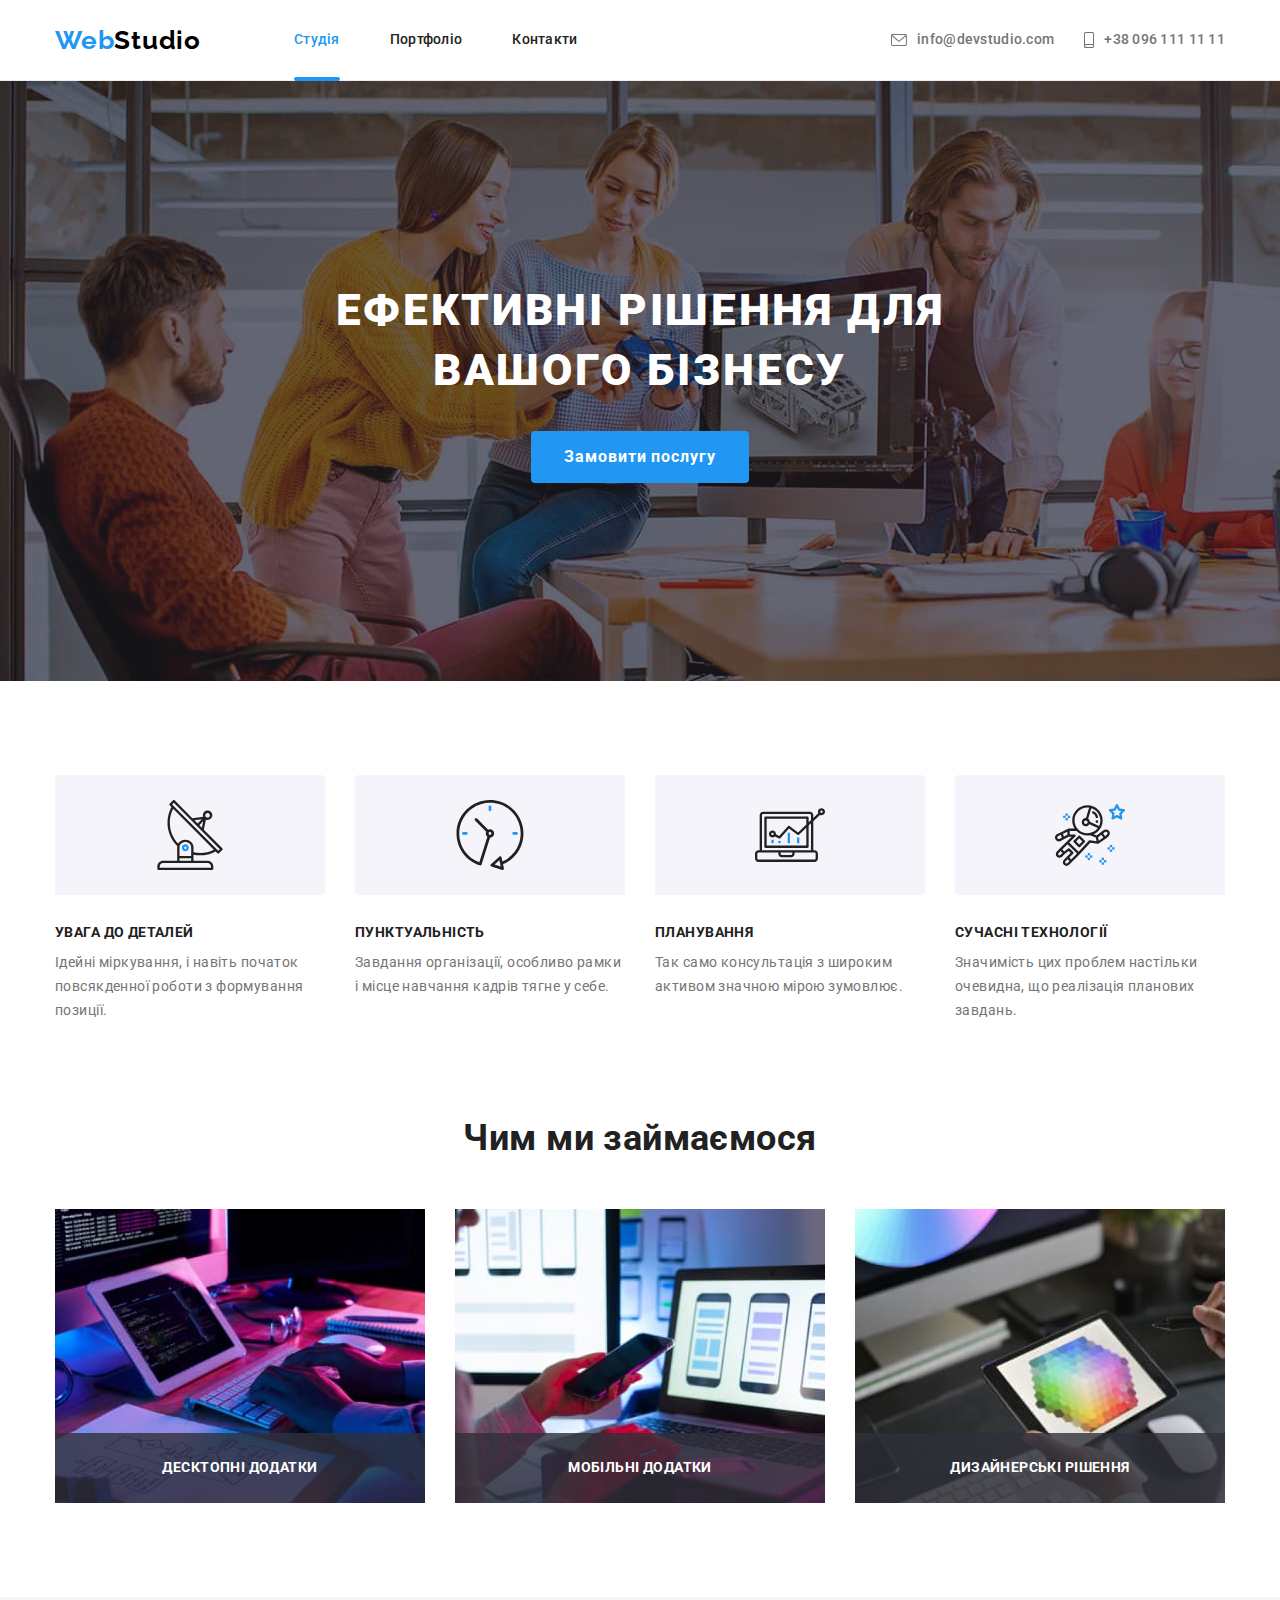
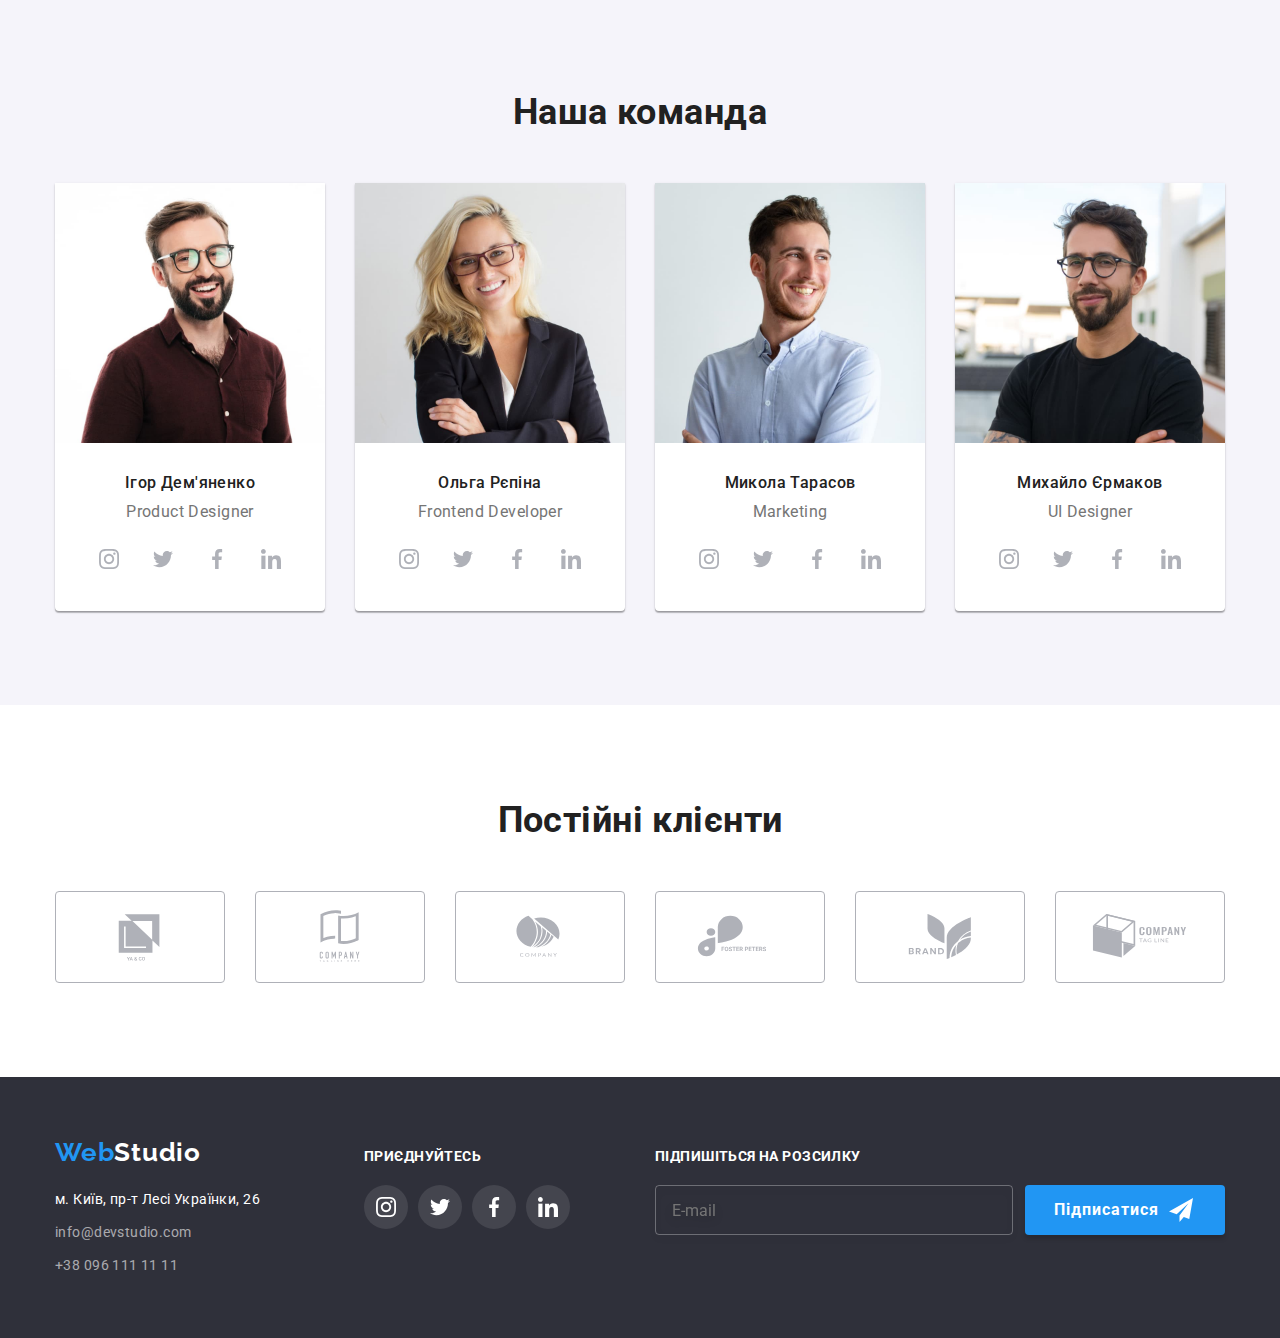
<file: index.html>
<!DOCTYPE html>
<html lang="uk">
  <head>
    <meta charset="UTF-8" />
    <meta http-equiv="X-UA-Compatible" content="IE=edge" />
    <meta name="viewport" content="width=device-width, initial-scale=1.0" />
    <title>Студія</title>
    <link
      rel="stylesheet"
      href="https://cdnjs.cloudflare.com/ajax/libs/modern-normalize/1.1.0/modern-normalize.css"
      integrity="sha512-Y0MM+V6ymRKN2zStTqzQ227DWhhp4Mzdo6gnlRnuaNCbc+YN/ZH0sBCLTM4M0oSy9c9VKiCvd4Jk44aCLrNS5Q=="
      crossorigin="anonymous"
      referrerpolicy="no-referrer"
    />
    <link rel="preconnect" href="https://fonts.googleapis.com" />
    <link rel="preconnect" href="https://fonts.gstatic.com" crossorigin />
    <link
      href="https://fonts.googleapis.com/css2?family=Raleway:wght@700&family=Roboto:wght@400;500;700;900&display=swap"
      rel="stylesheet"
    />
    <link rel="stylesheet" href="./css/main.min.css" />
  </head>
  <body>
    <!-- Header -->
    <header class="header">
      <div class="header__container container">
        <nav class="nav">
          <a href="./index.html" class="logo logo--page-header"
            >Web<span class="logo__item--page-header">Studio</span></a
          >
          <ul class="nav__list list">
            <li class="nav__item">
              <a href="./index.html" class="nav__link link current">Студія</a>
            </li>
            <li class="nav__item">
              <a href="./portfolio.html" class="nav__link link">Портфоліо</a>
            </li>
            <li class="nav__item">
              <a href="" class="nav__link link">Контакти</a>
            </li>
          </ul>
        </nav>
        <ul class="contact__list list contact__list--page-header">
          <li class="contact__item contact__item--page-header">
            <a
              href="mailto:info@devstudio.com"
              class="contact__link--page-header link"
            >
              <svg width="16" height="12" class="contact__icon">
                <use href="./images/symbol-defs.svg#icon-envelope"></use>
              </svg>
              info@devstudio.com</a
            >
          </li>
          <li class="contact__item contact__item--page-header">
            <a href="tel:+380961111111" class="contact__link--page-header link">
              <svg width="10" height="16" class="contact__icon">
                <use href="./images/symbol-defs.svg#icon-smartphone"></use>
              </svg>
              +38 096 111 11 11</a
            >
          </li>
        </ul>
      </div>
    </header>
    <!-- Main content -->
    <main>
      <!-- Hero -->
      <section class="hero section">
        <div class="container">
          <h1 class="hero__title">Ефективні рішення для вашого бізнесу</h1>
          <button type="button" class="button-order" data-modal-open>
            Замовити послугу
          </button>
        </div>
      </section>
      <!-- Speciality -->
      <section class="speciality section">
        <div class="container">
          <h2 hidden class="speciality__title">Особливості</h2>
          <ul class="speciality__list list">
            <li class="speciality__item">
              <div class="speciality__overlay">
                <svg class="speciality__icon" width="70" height="70">
                  <use href="./images/symbol-defs.svg#icon-antenna"></use>
                </svg>
              </div>
              <h3 class="speciality__label title">УВАГА ДО ДЕТАЛЕЙ</h3>
              <p class="speciality__description">
                Ідейні міркування, і навіть початок повсякденної роботи з
                формування позиції.
              </p>
            </li>
            <li class="speciality__item">
              <div class="speciality__overlay">
                <svg class="speciality__icon" width="70" height="70">
                  <use href="./images/symbol-defs.svg#icon-clock"></use>
                </svg>
              </div>
              <h3 class="speciality__label title">ПУНКТУАЛЬНІСТЬ</h3>
              <p class="speciality__description">
                Завдання організації, особливо рамки і місце навчання кадрів
                тягне у себе.
              </p>
            </li>
            <li class="speciality__item">
              <div class="speciality__overlay">
                <svg class="speciality__icon" width="70" height="70">
                  <use href="./images/symbol-defs.svg#icon-diagram"></use>
                </svg>
              </div>
              <h3 class="speciality__label title">ПЛАНУВАННЯ</h3>
              <p class="speciality__description">
                Так само консультація з широким активом значною мірою зумовлює.
              </p>
            </li>
            <li class="speciality__item">
              <div class="speciality__overlay">
                <svg class="speciality__icon" width="70" height="70">
                  <use href="./images/symbol-defs.svg#icon-astronaut"></use>
                </svg>
              </div>
              <h3 class="speciality__label title">СУЧАСНІ ТЕХНОЛОГІЇ</h3>
              <p class="speciality__description">
                Значимість цих проблем настільки очевидна, що реалізація
                планових завдань.
              </p>
            </li>
          </ul>
        </div>
      </section>
      <!-- What we do-->
      <section class="what-we-do section">
        <div class="container">
          <h2 class="what-we-do__title title">Чим ми займаємося</h2>
          <ul class="what-we-do__list list">
            <li class="what-we-do__item">
              <div class="wrapper">
                <img
                  src="./images/box1.jpeg"
                  alt="руки програміста, який працює за комп'ютером та планшето одночасно"
                  width="370"
                />
                <div class="what-we-do__thumb">
                  <p class="what-we-do__description">Десктопні додатки</p>
                </div>
              </div>
            </li>
            <li class="what-we-do__item">
              <div class="wrapper">
                <img
                  src="./images/box2.jpeg"
                  alt="дизайнер працює над інтерфейсом мобільних телефонів"
                  width="370"
                />
                <div class="what-we-do__thumb">
                  <p class="what-we-do__description">Мобільні додатки</p>
                </div>
              </div>
            </li>
            <li class="what-we-do__item">
              <div class="wrapper">
                <img
                  src="./images/box3.jpeg"
                  alt="дизайнер із робочим графічним планшетом із вибором кольорів"
                  width="370"
                />
                <div class="what-we-do__thumb">
                  <p class="what-we-do__description">Дизайнерські рішення</p>
                </div>
              </div>
            </li>
          </ul>
        </div>
      </section>
      <!-- Our team-->
      <section class="team section">
        <div class="container">
          <h2 class="team__title title">Наша команда</h2>
          <ul class="team__list list">
            <li class="team__item team-member">
              <img
                class="no-gap"
                src="./images/img1.jpeg"
                alt="усміхнений темноволосий молодий чоловік з бородою в бордовій сорочці та окулярах"
                width="270"
              />
              <div class="team-member__description">
                <h3 class="team-member__name title">Ігор Дем'яненко</h3>
                <p lang="en" class="team-member__job">Product Designer</p>
                <ul class="social-network list">
                  <li class="social-network__item item">
                    <a class="social-network__link link" href=""
                      ><svg class="social-network__icon" width="20" height="20">
                        <use
                          href="./images/symbol-defs.svg#icon-instagram"
                        ></use>
                      </svg>
                    </a>
                  </li>
                  <li class="social-network__item item">
                    <a class="social-network__link link" href=""
                      ><svg class="social-network__icon" width="20" height="20">
                        <use href="./images/symbol-defs.svg#icon-twitter"></use>
                      </svg>
                    </a>
                  </li>
                  <li class="social-network__item item">
                    <a class="social-network__link link" href=""
                      ><svg class="social-network__icon" width="20" height="20">
                        <use
                          href="./images/symbol-defs.svg#icon-facebook"
                        ></use>
                      </svg>
                    </a>
                  </li>
                  <li class="social-network__item item">
                    <a class="social-network__link link" href=""
                      ><svg class="social-network__icon" width="20" height="20">
                        <use
                          href="./images/symbol-defs.svg#icon-linkedin"
                        ></use>
                      </svg>
                    </a>
                  </li>
                </ul>
              </div>
            </li>
            <li class="team__item team-member">
              <img
                class="no-gap"
                src="./images/img2.jpeg"
                alt="усміхнена молода світловолоса дівчина в чорному піджаці та окулярах"
                width="270"
              />
              <div class="team-member__description">
                <h3 class="team-member__name title">Ольга Рєпіна</h3>
                <p lang="en" class="team-member__job">Frontend Developer</p>
                <ul class="social-network list">
                  <li class="social-network__item item">
                    <a class="social-network__link link" href=""
                      ><svg class="social-network__icon" width="20" height="20">
                        <use
                          href="./images/symbol-defs.svg#icon-instagram"
                        ></use>
                      </svg>
                    </a>
                  </li>
                  <li class="social-network__item item">
                    <a class="social-network__link link" href=""
                      ><svg class="social-network__icon" width="20" height="20">
                        <use href="./images/symbol-defs.svg#icon-twitter"></use>
                      </svg>
                    </a>
                  </li>
                  <li class="social-network__item item">
                    <a class="social-network__link link" href=""
                      ><svg class="social-network__icon" width="20" height="20">
                        <use
                          href="./images/symbol-defs.svg#icon-facebook"
                        ></use>
                      </svg>
                    </a>
                  </li>
                  <li class="social-network__item item">
                    <a class="social-network__link link" href=""
                      ><svg class="social-network__icon" width="20" height="20">
                        <use
                          href="./images/symbol-defs.svg#icon-linkedin"
                        ></use>
                      </svg>
                    </a>
                  </li>
                </ul>
              </div>
            </li>
            <li class="team__item team-member">
              <img
                class="no-gap"
                src="./images/img3.jpeg"
                alt="усміхнений молодий чоловік в блакитній сорочці"
                width="270"
              />
              <div class="team-member__description">
                <h3 class="team-member__name title">Микола Тарасов</h3>
                <p lang="en" class="team-member__job">Marketing</p>
                <ul class="social-network list">
                  <li class="social-network__item item">
                    <a class="social-network__link link" href=""
                      ><svg class="social-network__icon" width="20" height="20">
                        <use
                          href="./images/symbol-defs.svg#icon-instagram"
                        ></use>
                      </svg>
                    </a>
                  </li>
                  <li class="social-network__item item">
                    <a class="social-network__link link" href=""
                      ><svg class="social-network__icon" width="20" height="20">
                        <use href="./images/symbol-defs.svg#icon-twitter"></use>
                      </svg>
                    </a>
                  </li>
                  <li class="social-network__item item">
                    <a class="social-network__link link" href=""
                      ><svg class="social-network__icon" width="20" height="20">
                        <use
                          href="./images/symbol-defs.svg#icon-facebook"
                        ></use>
                      </svg>
                    </a>
                  </li>
                  <li class="social-network__item item">
                    <a class="social-network__link link" href=""
                      ><svg class="social-network__icon" width="20" height="20">
                        <use
                          href="./images/symbol-defs.svg#icon-linkedin"
                        ></use>
                      </svg>
                    </a>
                  </li>
                </ul>
              </div>
            </li>
            <li class="team__item team-member">
              <img
                class="no-gap"
                src="./images/img4.jpeg"
                alt="темноволосий молодий чоловік з бородою в чорній футболці та окулярах"
                width="270"
              />
              <div class="team-member__description">
                <h3 class="team-member__name title">Михайло Єрмаков</h3>
                <p lang="en" class="team-member__job">UI Designer</p>
                <ul class="social-network list">
                  <li class="social-network__item item">
                    <a class="social-network__link link" href=""
                      ><svg class="social-network__icon" width="20" height="20">
                        <use
                          href="./images/symbol-defs.svg#icon-instagram"
                        ></use>
                      </svg>
                    </a>
                  </li>
                  <li class="social-network__item item">
                    <a class="social-network__link link" href=""
                      ><svg class="social-network__icon" width="20" height="20">
                        <use href="./images/symbol-defs.svg#icon-twitter"></use>
                      </svg>
                    </a>
                  </li>
                  <li class="social-network__item item">
                    <a class="social-network__link link" href=""
                      ><svg class="social-network__icon" width="20" height="20">
                        <use
                          href="./images/symbol-defs.svg#icon-facebook"
                        ></use>
                      </svg>
                    </a>
                  </li>
                  <li class="social-network__item item">
                    <a class="social-network__link link" href=""
                      ><svg class="social-network__icon" width="20" height="20">
                        <use
                          href="./images/symbol-defs.svg#icon-linkedin"
                        ></use>
                      </svg>
                    </a>
                  </li>
                </ul>
              </div>
            </li>
          </ul>
        </div>
      </section>
      <!-- Постійні клієнти -->
      <section class="clients section">
        <div class="container">
          <h2 class="clients__title title">Постійні клієнти</h2>
          <ul class="clients__list list">
            <li class="clients__item">
              <a href="#" class="clients__link link">
                <svg class="clients__icon" width="106" height="60">
                  <use href="./images/symbol-defs.svg#icon-client1"></use>
                </svg>
              </a>
            </li>
            <li class="clients__item">
              <a href="#" class="clients__link link">
                <svg class="clients__icon" width="106" height="60">
                  <use href="./images/symbol-defs.svg#icon-client2"></use>
                </svg>
              </a>
            </li>
            <li class="clients__item">
              <a href="#" class="clients__link link">
                <svg class="clients__icon" width="106" height="60">
                  <use href="./images/symbol-defs.svg#icon-client3"></use>
                </svg>
              </a>
            </li>
            <li class="clients__item">
              <a href="#" class="clients__link link">
                <svg class="clients__icon" width="106" height="60">
                  <use href="./images/symbol-defs.svg#icon-client4"></use>
                </svg>
              </a>
            </li>
            <li class="clients__item">
              <a href="#" class="clients__link link">
                <svg class="clients__icon" width="106" height="60">
                  <use href="./images/symbol-defs.svg#icon-client5"></use>
                </svg>
              </a>
            </li>
            <li class="clients__item">
              <a href="#" class="clients__link link">
                <svg class="clients__icon" width="106" height="60">
                  <use href="./images/symbol-defs.svg#icon-client6"></use>
                </svg>
              </a>
            </li>
          </ul>
        </div>
      </section>
    </main>
    <!-- Footer -->
    <footer class="footer">
      <div class="container">
        <div class="wrapper">
          <div class="flex-box-address">
            <a href="./index.html" class="logo logo--page-footer"
              >Web<span class="logo__item--page-footer">Studio</span></a
            >
            <address class="address contact">
              <ul class="address__list contact__list list">
                <li class="address__item">
                  <a
                    href="https://goo.gl/maps/CPtrU1FHBa2aNyZL9"
                    class="address__link link"
                    >м. Київ, пр-т Лесі Українки, 26</a
                  >
                </li>
                <li class="contact__item">
                  <a
                    href="mailto:info@devstudio.com"
                    class="contact__link--page-footer link"
                    >info@devstudio.com</a
                  >
                </li>
                <li class="contact__item">
                  <a
                    href="tel:+380961111111"
                    class="contact__link--page-footer link"
                    >+38 096 111 11 11</a
                  >
                </li>
              </ul>
            </address>
          </div>
          <div class="flex-box-social">
            <p class="social-network__suptitle">приєднуйтесь</p>
            <ul class="social-network list">
              <li class="social-network__item item">
                <a
                  class="social-network__link social-network__link--page-footer link"
                  href=""
                  ><svg class="social-network__icon" width="20" height="20">
                    <use href="./images/symbol-defs.svg#icon-instagram"></use>
                  </svg>
                </a>
              </li>
              <li class="social-network__item item">
                <a
                  class="social-network__link social-network__link--page-footer link"
                  href=""
                  ><svg class="social-network__icon" width="20" height="20">
                    <use href="./images/symbol-defs.svg#icon-twitter"></use>
                  </svg>
                </a>
              </li>
              <li class="social-network__item item">
                <a
                  class="social-network__link social-network__link--page-footer link"
                  href=""
                  ><svg class="social-network__icon" width="20" height="20">
                    <use href="./images/symbol-defs.svg#icon-facebook"></use>
                  </svg>
                </a>
              </li>
              <li class="social-network__item item">
                <a
                  class="social-network__link social-network__link--page-footer link"
                  href=""
                  ><svg class="social-network__icon" width="20" height="20">
                    <use href="./images/symbol-defs.svg#icon-linkedin"></use>
                  </svg>
                </a>
              </li>
            </ul>
          </div>
          <!-- Form in Footer -->
          <form class="subscribe-form">
            <p class="subscribe-form__suptitle">Підпишіться на розсилку</p>
            <div class="subscribe-form__wrapper">
              <label class="subscribe-form__label">
                <input
                  type="email"
                  name="user-email"
                  class="subscribe-form__input"
                  placeholder="E-mail"
                  required
              /></label>
              <button type="submit" class="subscribe-btn">
                <span class="subscribe-btn__text"> Підписатися</span>
                <svg class="subscribe-btn__icon" width="24" height="24">
                  <use href="./images/symbol-defs.svg#icon-send"></use>
                </svg>
              </button>
            </div>
          </form>
        </div>
      </div>
    </footer>
    <!-- Backdrop -->
    <div class="backdrop is-hidden" data-modal>
      <!-- Modal -->
      <div class="modal">
        <!-- Modal close button -->
        <button class="close-modal-btn" type="button" data-modal-close>
          <svg class="close-modal-btn__icon" width="18" height="18">
            <use href="./images/symbol-defs.svg#icon-close-modal-btn"></use>
          </svg>
        </button>
        <!-- Form -->
        <form class="modal-form">
          <b class="modal-form__suptitle"
            >Залиште свої дані, ми вам передзвонимо</b
          >
          <label class="modal-form__label">
            Ім'я
            <span class="modal-form__thumb">
              <input
                class="modal-form__input"
                type="text"
                name="user-name"
                required
              />
              <svg class="modal-form__icon" width="18" height="18">
                <use href="./images/symbol-defs.svg#icon-form-person"></use>
              </svg>
            </span>
          </label>
          <label class="modal-form__label">
            Телефон
            <span class="modal-form__thumb">
              <input
                class="modal-form__input"
                type="tel"
                name="user-phone-number"
                required
              />
              <svg class="modal-form__icon" width="18" height="18">
                <use href="./images/symbol-defs.svg#icon-form-phone"></use>
              </svg>
            </span>
          </label>
          <label class="modal-form__label">
            Пошта
            <span class="modal-form__thumb">
              <input
                class="modal-form__input"
                type="email"
                name="user-email"
                required
              />
              <svg class="modal-form__icon" width="18" height="18">
                <use href="./images/symbol-defs.svg#icon-form-email"></use>
              </svg>
            </span>
          </label>
          <label class="modal-form__label modal-form__label--last"
            ><span class="modal-form-desc"></span>Коментар<textarea
              class="modal-form__comment"
              name="user-comment"
              placeholder="Введіть текст"
            ></textarea>
          </label>
          <label class="checkbox__label">
            <input
              class="checkbox__input"
              type="checkbox"
              name="user-policy"
              required
            />
            <span class="checkbox__custom">
              <svg class="checkbox__icon" width="16" height="15">
                <use href="./images/symbol-defs.svg#icon-check"></use>
              </svg>
            </span>
            Погоджуюся з розсилкою та приймаю&#160;<a
              href=""
              class="policy__link"
              >Умови договору</a
            >
          </label>
          <button class="submit__btn" type="submit">Відправити</button>
        </form>
      </div>
    </div>
    <script src="./js/modal.js"></script>
  </body>
</html>
</file>
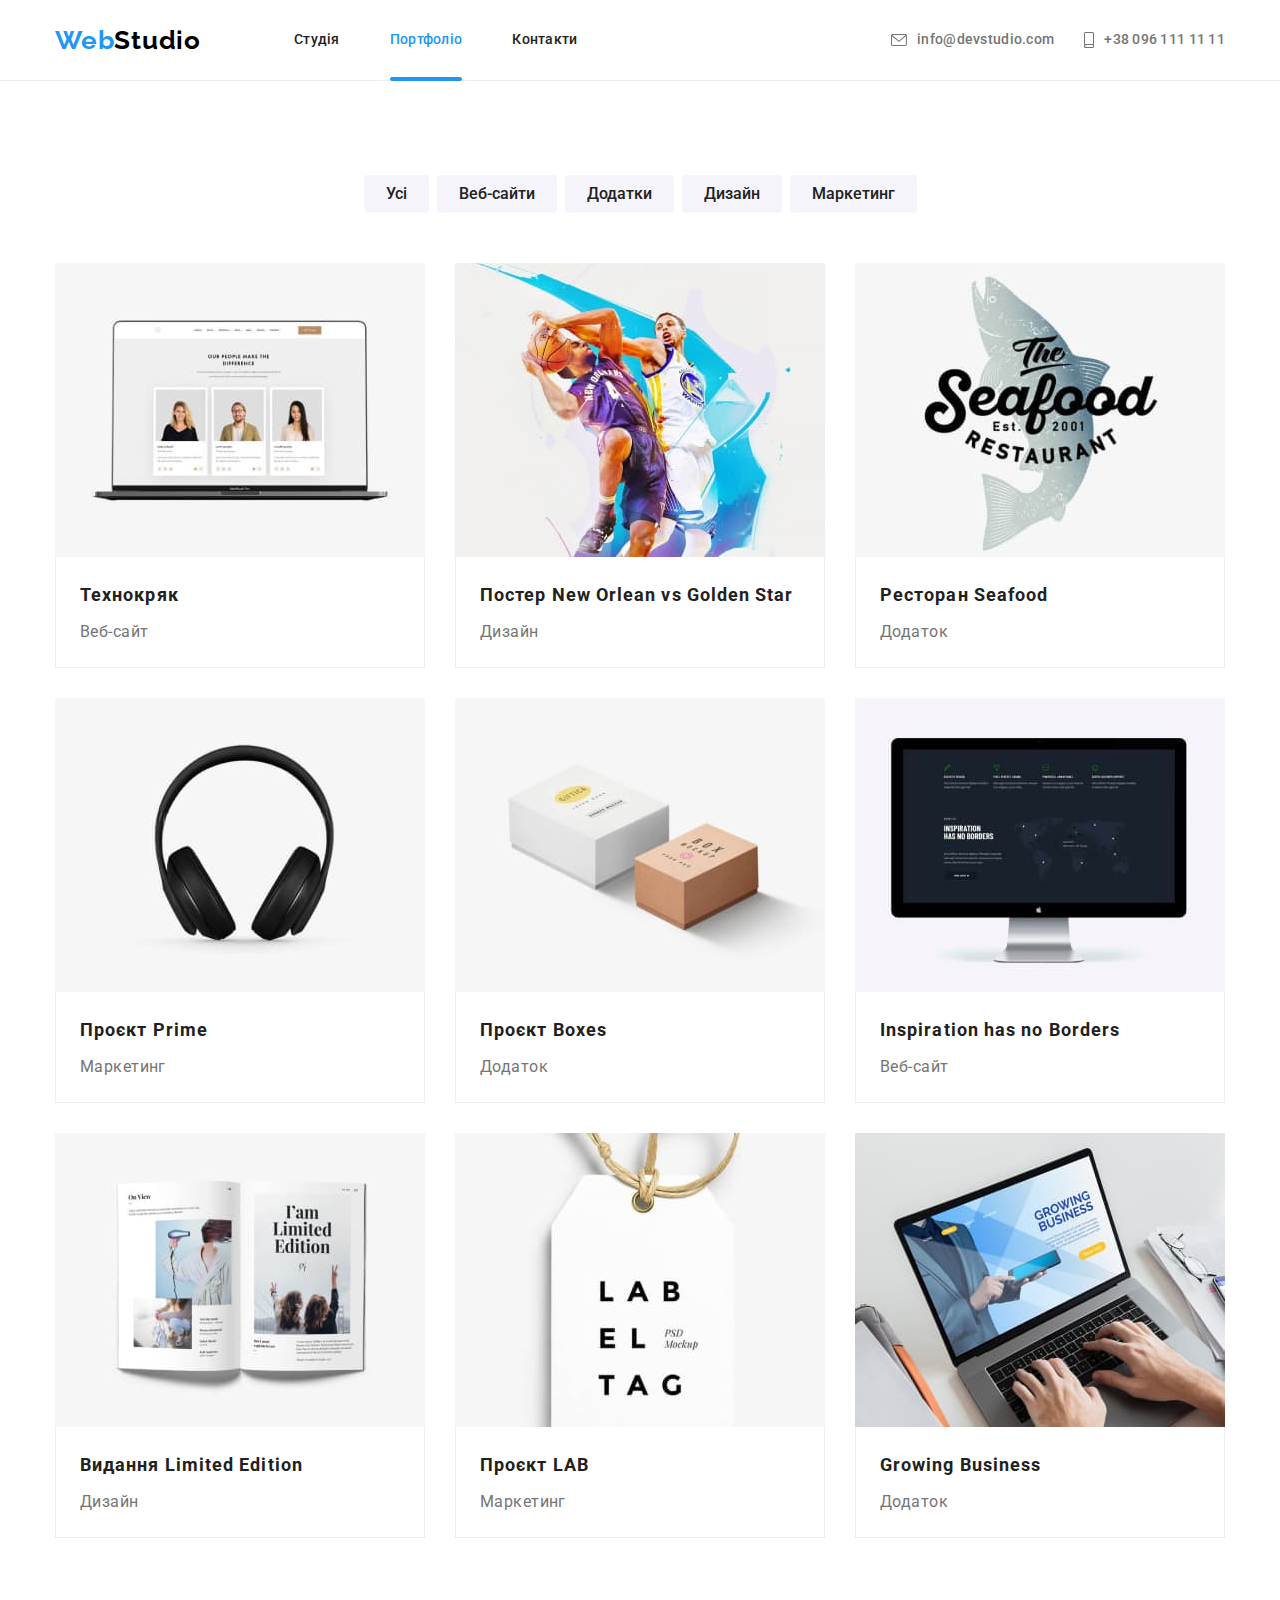
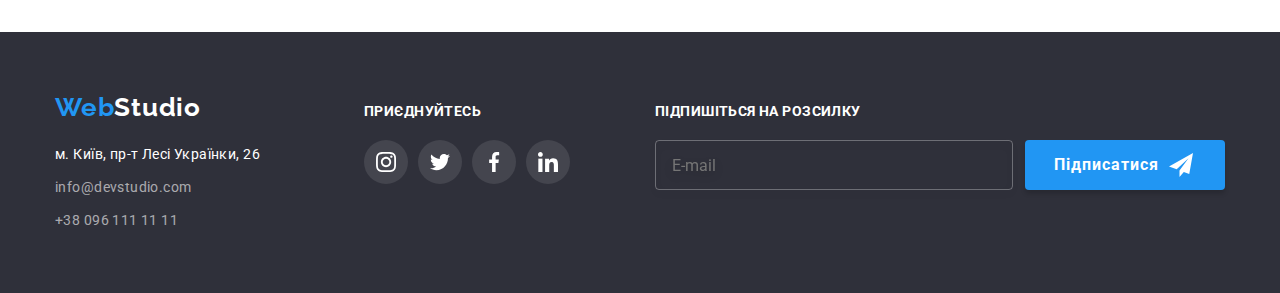
<file: portfolio.html>
<!DOCTYPE html>
<html lang="uk">
  <head>
    <meta charset="UTF-8" />
    <meta http-equiv="X-UA-Compatible" content="IE=edge" />
    <meta name="viewport" content="width=device-width, initial-scale=1.0" />
    <title>Портфоліо</title>
    <link
      rel="stylesheet"
      href="https://cdnjs.cloudflare.com/ajax/libs/modern-normalize/1.1.0/modern-normalize.css"
      integrity="sha512-Y0MM+V6ymRKN2zStTqzQ227DWhhp4Mzdo6gnlRnuaNCbc+YN/ZH0sBCLTM4M0oSy9c9VKiCvd4Jk44aCLrNS5Q=="
      crossorigin="anonymous"
      referrerpolicy="no-referrer"
    />
    <link rel="preconnect" href="https://fonts.googleapis.com" />
    <link rel="preconnect" href="https://fonts.gstatic.com" crossorigin />
    <link
      href="https://fonts.googleapis.com/css2?family=Raleway:wght@700&family=Roboto:wght@400;500;700;900&display=swap"
      rel="stylesheet"
    />
    <link rel="stylesheet" href="./css/main.min.css">
  </head>
  <body>
    <!-- Header -->
    <header class="header">
      <div class="header__container container">
        <nav class="nav">
          <a href="./index.html" class="logo logo--page-header"
            >Web<span class="logo__item--page-header">Studio</span></a
          >
          <ul class="nav__list list">
            <li class="nav__item">
              <a href="./index.html" class="nav__link link">Студія</a>
            </li>
            <li class="nav__item">
              <a href="./portfolio.html" class="nav__link link current"
                >Портфоліо</a
              >
            </li>
            <li class="nav__item">
              <a href="" class="nav__link link">Контакти</a>
            </li>
          </ul>
        </nav>
        <ul class="contact__list list contact__list--page-header">
          <li class="contact__item contact__item--page-header">
            <a
              href="mailto:info@devstudio.com"
              class="contact__link--page-header link"
            >
              <svg width="16" height="12" class="contact__icon">
                <use href="./images/symbol-defs.svg#icon-envelope"></use>
              </svg>
              info@devstudio.com</a
            >
          </li>
          <li class="contact__item contact__item--page-header">
            <a href="tel:+380961111111" class="contact__link--page-header link">
              <svg width="10" height="16" class="contact__icon">
                <use href="./images/symbol-defs.svg#icon-smartphone"></use>
              </svg>
              +38 096 111 11 11</a
            >
          </li>
        </ul>
      </div>
    </header>
    <!-- Main -->
    <main>
      <section class="portfolio section">
        <div class="container">
          <!-- Filters -->
          <ul class="filters list">
            <li class="filters__item">
              <button type="button" class="filters__btn">Усі</button>
            </li>
            <li class="filters__item">
              <button type="button" class="filters__btn">Веб-сайти</button>
            </li>
            <li class="filters__item">
              <button type="button" class="filters__btn">Додатки</button>
            </li>
            <li class="filters__item">
              <button type="button" class="filters__btn">Дизайн</button>
            </li>
            <li class="filters__item">
              <button type="button" class="filters__btn">Маркетинг</button>
            </li>
          </ul>
          <!-- Projects -->
          <h1 hidden>Портфоліо</h1>
          <ul class="projects list">
            <li class="project__item">
              <a href="" class="project__link">
                <div class="project__overlay">
                  <img
                    src="./images/portfolio/img1.jpeg"
                    alt="Портфоліо фото 1"
                    width="370"
                  />
                  <p class="project__description">
                    Ресурс пропонує комплексні пропозиції з різним рівнем
                    функціоналу та сервісів. Все це дозволить відвідувачу
                    отримати вичерпні відомості про компанію чи приватну особу.
                  </p>
                </div>
                <div class="project__thumb">
                  <h2 class="project__title">Технокряк</h2>
                  <p class="project__subtitle">Веб-сайт</p>
                </div></a
              >
            </li>
            <li class="project__item">
              <a href="" class="project__link">
                <div class="project__overlay">
                  <img
                    src="./images/portfolio/img2.jpeg"
                    alt="Портфоліо фото 2"
                    width="370"
                  />
                  <p class="project__description">
                    Ресурс пропонує комплексні пропозиції з різним рівнем
                    функціоналу та сервісів. Все це дозволить відвідувачу
                    отримати вичерпні відомості про компанію чи приватну особу.
                  </p>
                </div>

                <div class="project__thumb">
                  <h2 class="project__title">
                    Постер <span lang="en">New Orlean vs Golden Star</span>
                  </h2>
                  <p class="project__subtitle">Дизайн</p>
                </div></a
              >
            </li>
            <li class="project__item">
              <a href="" class="project__link">
                <div class="project__overlay">
                  <img
                    src="./images/portfolio/img3.jpeg"
                    alt="Портфоліо фото 3"
                    width="370"
                  />
                  <p class="project__description">
                    Ресурс пропонує комплексні пропозиції з різним рівнем
                    функціоналу та сервісів. Все це дозволить відвідувачу
                    отримати вичерпні відомості про компанію чи приватну особу.
                  </p>
                </div>

                <div class="project__thumb">
                  <h2 class="project__title">
                    Ресторан <span lang="en">Seafood</span>
                  </h2>
                  <p class="project__subtitle">Додаток</p>
                </div></a
              >
            </li>
            <li class="project__item">
              <a href="" class="project__link">
                <div class="project__overlay">
                  <img
                    src="./images/portfolio/img4.jpeg"
                    alt="Портфоліо фото 4"
                    width="370"
                  />
                  <p class="project__description">
                    Ресурс пропонує комплексні пропозиції з різним рівнем
                    функціоналу та сервісів. Все це дозволить відвідувачу
                    отримати вичерпні відомості про компанію чи приватну особу.
                  </p>
                </div>

                <div class="project__thumb">
                  <h2 class="project__title">
                    Проєкт <span lang="en">Prime</span>
                  </h2>
                  <p class="project__subtitle">Маркетинг</p>
                </div></a
              >
            </li>
            <li class="project__item">
              <a href="" class="project__link">
                <div class="project__overlay">
                  <img
                    src="./images/portfolio/img5.jpeg"
                    alt="Портфоліо фото 5"
                    width="370"
                  />
                  <p class="project__description">
                    Ресурс пропонує комплексні пропозиції з різним рівнем
                    функціоналу та сервісів. Все це дозволить відвідувачу
                    отримати вичерпні відомості про компанію чи приватну особу.
                  </p>
                </div>

                <div class="project__thumb">
                  <h2 class="project__title">
                    Проєкт <span lang="en">Boxes</span>
                  </h2>
                  <p class="project__subtitle">Додаток</p>
                </div></a
              >
            </li>
            <li class="project__item">
              <a href="" class="project__link">
                <div class="project__overlay">
                  <img
                    src="./images/portfolio/img6.jpeg"
                    alt="Портфоліо фото 6"
                    width="370"
                  />
                  <p class="project__description">
                    Ресурс пропонує комплексні пропозиції з різним рівнем
                    функціоналу та сервісів. Все це дозволить відвідувачу
                    отримати вичерпні відомості про компанію чи приватну особу.
                  </p>
                </div>

                <div class="project__thumb">
                  <h2 class="project__title" lang="en">
                    Inspiration has no Borders
                  </h2>
                  <p class="project__subtitle">Веб-сайт</p>
                </div></a
              >
            </li>
            <li class="project__item">
              <a href="" class="project__link">
                <div class="project__overlay">
                  <img
                    src="./images/portfolio/img7.jpeg"
                    alt="Портфоліо фото 7"
                    width="370"
                  />
                  <p class="project__description">
                    Ресурс пропонує комплексні пропозиції з різним рівнем
                    функціоналу та сервісів. Все це дозволить відвідувачу
                    отримати вичерпні відомості про компанію чи приватну особу.
                  </p>
                </div>

                <div class="project__thumb">
                  <h2 class="project__title">
                    Видання <span lang="en">Limited Edition</span>
                  </h2>
                  <p class="project__subtitle">Дизайн</p>
                </div></a
              >
            </li>
            <li class="project__item">
              <a href="" class="project__link">
                <div class="project__overlay">
                  <img
                    src="./images/portfolio/img8.jpeg"
                    alt="Портфоліо фото 8"
                    width="370"
                  />
                  <p class="project__description">
                    Ресурс пропонує комплексні пропозиції з різним рівнем
                    функціоналу та сервісів. Все це дозволить відвідувачу
                    отримати вичерпні відомості про компанію чи приватну особу.
                  </p>
                </div>

                <div class="project__thumb">
                  <h2 class="project__title">
                    Проєкт <span lang="en">LAB</span>
                  </h2>
                  <p class="project__subtitle">Маркетинг</p>
                </div></a
              >
            </li>
            <li class="project__item">
              <a href="" class="project__link">
                <div class="project__overlay">
                  <img
                    src="./images/portfolio/img9.jpeg"
                    alt="Портфоліо фото 9"
                    width="370"
                  />
                  <p class="project__description">
                    Ресурс пропонує комплексні пропозиції з різним рівнем
                    функціоналу та сервісів. Все це дозволить відвідувачу
                    отримати вичерпні відомості про компанію чи приватну особу.
                  </p>
                </div>

                <div class="project__thumb">
                  <h2 class="project__title" lang="en">Growing Business</h2>
                  <p class="project__subtitle">Додаток</p>
                </div></a
              >
            </li>
          </ul>
        </div>
      </section>
    </main>
    <!-- Footer -->
    <footer class="footer">
      <div class="container">
        <div class="wrapper">
          <div class="flex-box-address">
            <a href="./index.html" class="logo logo--page-footer"
              >Web<span class="logo__item--page-footer">Studio</span></a
            >
            <address class="address contact">
              <ul class="address__list contact__list list">
                <li class="address__item">
                  <a
                    href="https://goo.gl/maps/CPtrU1FHBa2aNyZL9"
                    class="address__link link"
                    >м. Київ, пр-т Лесі Українки, 26</a
                  >
                </li>
                <li class="contact__item">
                  <a
                    href="mailto:info@devstudio.com"
                    class="contact__link--page-footer link"
                    >info@devstudio.com</a
                  >
                </li>
                <li class="contact__item">
                  <a
                    href="tel:+380961111111"
                    class="contact__link--page-footer link"
                    >+38 096 111 11 11</a
                  >
                </li>
              </ul>
            </address>
          </div>
          <div class="flex-box-social">
            <p class="social-network__suptitle">приєднуйтесь</p>
            <ul class="social-network list">
              <li class="social-network__item item">
                <a
                  class="social-network__link social-network__link--page-footer link"
                  href=""
                  ><svg class="social-network__icon" width="20" height="20">
                    <use href="./images/symbol-defs.svg#icon-instagram"></use>
                  </svg>
                </a>
              </li>
              <li class="social-network__item item">
                <a
                  class="social-network__link social-network__link--page-footer link"
                  href=""
                  ><svg class="social-network__icon" width="20" height="20">
                    <use href="./images/symbol-defs.svg#icon-twitter"></use>
                  </svg>
                </a>
              </li>
              <li class="social-network__item item">
                <a
                  class="social-network__link social-network__link--page-footer link"
                  href=""
                  ><svg class="social-network__icon" width="20" height="20">
                    <use href="./images/symbol-defs.svg#icon-facebook"></use>
                  </svg>
                </a>
              </li>
              <li class="social-network__item item">
                <a
                  class="social-network__link social-network__link--page-footer link"
                  href=""
                  ><svg class="social-network__icon" width="20" height="20">
                    <use href="./images/symbol-defs.svg#icon-linkedin"></use>
                  </svg>
                </a>
              </li>
            </ul>
          </div>
          <form class="subscribe-form">
            <p class="subscribe-form__suptitle">Підпишіться на розсилку</p>
            <div class="subscribe-form__wrapper">
              <label class="subscribe-form__label">
                <input
                  type="email"
                  name="user-email"
                  class="subscribe-form__input"
                  placeholder="E-mail"
                  required
              /></label>
              <button type="submit" class="subscribe-btn">
                <span class="subscribe-btn__text"> Підписатися</span>
                <svg class="subscribe-btn__icon" width="24" height="24">
                  <use href="./images/symbol-defs.svg#icon-send"></use>
                </svg>
              </button>
            </div>
          </form>
        </div>
      </div>
    </footer>
  </body>
</html>
</file>
<file: css/main.min.css>
:root{--bg-primary-color: #f5f5f5;--bg-secondary-color: #f5f4fa;--bg-tertiary-color: #ffffff;--bg-hero-color: #2f303a;--bg-footer-color: #2f303a;--bg-button-primary-color: #f5f4fa;--bg-button-secondary-color: #2196f3;--bg-hover-color: #2196f3;--text-primary-color: #757575;--text-secondary-color: #212121;--text-hover-color: #2196f3;--text-tertiary-color: #ffffff;--text-contacts-color: rgba(255, 255, 255, 0.6);--logo-primary-color: #2196f3;--logo-header-color: #000000;--logo-footer-color: #ffffff;--main-font: "Roboto", sans-serif;--font-secondary: "Raleway", sans-serif;--transition-dur-and-func: 250ms cubic-bezier(0.4, 0, 0.2, 1)}.visually-hidden{position:absolute;width:1px;height:1px;margin:-1px;padding:0;overflow:hidden;border:0;clip:rect(0 0 0 0)}h1,h2,h3,p,ul{margin-top:0;margin-right:0;margin-bottom:0;margin-left:0}ul{padding-left:0}body{font-family:var(--main-font);font-style:normal;font-weight:400;font-size:14px;line-height:1.71;letter-spacing:.03em;background-color:var(--bg-tertiary-color);color:var(--text-primary-color)}img{display:block;max-width:100%;height:auto}button{cursor:pointer}.link{text-decoration:none}.link:hover{color:var(--text-hover-color)}.link:focus{color:var(--text-hover-color)}.list{list-style:none}.section{padding-top:94px;padding-bottom:94px}.section:nth-child(2){padding-bottom:0}.container{width:1200px;padding-left:15px;padding-right:15px;margin-left:auto;margin-right:auto}.button-order{display:inline-block;background-color:var(--bg-button-secondary-color);color:var(--text-tertiary-color);font-weight:700;font-size:16px;line-height:1.88;align-items:center;text-align:center;letter-spacing:.06em;cursor:pointer;padding:10px 32px;border:1px solid rgba(0,0,0,0);border-radius:4px;transition:background-color var(--transition-dur-and-func)}.button-order:hover,.button-order:focus{background-color:#188ce8}.contact__icon{margin-right:10px;display:flex;align-items:center;justify-content:center;background-size:cover;fill:currentColor}.contact__list--page-header{display:flex;align-items:center;justify-content:center;margin-left:auto}.contact__item--page-header:not(:last-child){margin-right:30px}.contact__link--page-header{display:flex;align-items:center;justify-content:center;padding:32px 0;font-weight:500;line-height:1.14;letter-spacing:.02em;color:inherit;transition:color var(--transition-dur-and-func)}.contact__link--page-footer{display:inline-flex;color:var(--text-contacts-color);transition:color var(--transition-dur-and-func);font-style:normal}.address .contact__item:not(:last-child){margin-bottom:9px}.logo{display:block;color:inherit;text-decoration:none;font-family:var(--font-secondary);font-weight:700;color:var(--logo-primary-color);font-size:26px;line-height:1.19;letter-spacing:.03em;margin-right:93px}.logo__item--page-header{color:var(--logo-header-color)}.logo__item--page-footer{color:var(--logo-footer-color)}.logo--page-footer{margin-bottom:20px}.title{color:var(--text-secondary-color)}.social-network__link{display:flex;align-items:center;justify-content:center;width:44px;height:44px;border-radius:50%;gap:10px;transition:background-color var(--transition-dur-and-func),color var(--transition-dur-and-func)}.social-network__link:hover{background-color:var(--bg-hover-color);border-radius:50%}.social-network__item .social-network__link:focus{background-color:var(--bg-hover-color)}.social-network__link--page-footer{background-color:rgba(255,255,255,.1)}.social-network{display:flex;gap:10px;justify-content:center}.social-network__suptitle{font-weight:700;line-height:1.14;text-transform:uppercase;color:var(--text-tertiary-color);margin-bottom:20px}.social-network__icon{fill:var(--text-tertiary-color)}.team__item .social-network__icon{fill:#afb1b8;transition:fill var(--transition-dur-and-func)}.social-network__link:focus .social-network__icon{fill:var(--text-tertiary-color)}.social-network__item:hover .social-network__icon,.social-network__item:focus .social-network__icon{fill:#fff}.social-network__link:hover .social-network__icon{fill:var(--text-tertiary-color)}.filters{display:flex;justify-content:center;margin-bottom:50px}.filters__btn{background-color:var(--bg-button-primary-color);color:var(--text-secondary-color);font-weight:500;font-size:16px;line-height:1.62;text-align:center;cursor:pointer;padding:6px 22px;border:rgba(0,0,0,0);border-radius:4px;transition:color var(--transition-dur-and-func),background-color var(--transition-dur-and-func),box-shadow var(--transition-dur-and-func)}.filters__btn:hover,.filters__btn:focus{box-shadow:0px 3px 1px rgba(0,0,0,.1),0px 1px 2px rgba(0,0,0,.08),0px 2px 2px rgba(0,0,0,.12);background-color:var(--bg-hover-color);color:var(--text-tertiary-color)}.filters__item:not(:last-child){margin-right:8px}.subscribe-form{margin-left:auto}.subscribe-form__wrapper{display:flex;align-items:center;justify-content:center;margin:0;padding:0}.subscribe-form__suptitle{font-weight:700;line-height:1.14;text-transform:uppercase;color:var(--text-tertiary-color);margin-bottom:20px}.subscribe-form__input{width:358px;height:50px;padding-top:15px;padding-bottom:15px;padding-left:16px;background-color:rgba(0,0,0,0);border:1px solid rgba(255,255,255,.3);filter:drop-shadow(0px 4px 4px rgba(0, 0, 0, 0.15));border-radius:4px;font-size:16px;line-height:1.25;color:#fff}.subscribe-form__input:placeholder{font-size:16px;line-height:1.25;color:rgba(255,255,255,.6)}.subscribe-btn{display:inline-flex;align-items:center;width:200px;height:50px;padding:10px 28px;background:#2196f3;border:1px solid rgba(0,0,0,0);box-shadow:0px 4px 4px rgba(0,0,0,.15);border-radius:4px;margin-left:12px;cursor:pointer}.subscribe-btn__text{font-weight:700;font-size:16px;line-height:1.88;letter-spacing:.06em;color:#fff}.subscribe-btn__icon{margin-left:10px;fill:#fff;display:flex;justify-content:center;align-items:center;background-size:contain}.backdrop{position:fixed;width:100%;height:100%;left:0;top:0;background-color:rgba(0,0,0,.2);opacity:1;transition:opacity var(--transition-dur-and-func),visibility var(--transition-dur-and-func)}.modal{position:absolute;left:50%;top:50%;transform:translate(-50%, -50%);background-color:#fff;width:528px;height:581px}.close-modal-btn{display:flex;padding:0;align-items:center;justify-content:center;position:absolute;right:14px;top:14px;border-radius:50%;width:30px;height:30px;background-color:#fff;border:1px solid rgba(0,0,0,.1);cursor:pointer}.close-modal-btn__icon{fill:#000;transition:fill var(--transition-dur-and-func)}.close-modal-btn:hover .close-modal-btn__icon,.close-modal-btn:focus .close-modal-btn__icon{fill:var(--bg-button-secondary-color)}.is-hidden{visibility:hidden;opacity:0;pointer-events:none}.modal-form{display:flex;flex-direction:column;width:100%;height:100%;padding:40px}.modal-form__suptitle{margin-bottom:12px;font-weight:700;font-size:20px;line-height:1.15;text-align:center;color:var(--text-secondary-color)}.modal-form__thumb{position:relative;margin-top:4px}.modal-form__input{width:100%;height:40px;padding-left:42px;border:1px solid rgba(33,33,33,.2);border-radius:4px;transition:border-color var(--transition-dur-and-func)}.modal-form__input:focus,.modal-form__input:hover{border-color:#2196f3}.modal-form__icon{position:absolute;top:50%;left:12px;transform:translateY(-50%);transition:fill var(--transition-dur-and-func)}.modal-form__input:focus+.modal-form__icon,.modal-form__input:hover+.modal-form__icon{fill:#2196f3}.modal-form__comment{width:100%;height:120px;margin-top:4px;border:1px solid rgba(33,33,33,.2);border-radius:4px;resize:none;padding:12px 16px;transition:border-color var(--transition-dur-and-func)}.modal-form__comment:focus,.modal-form__comment:hover{border-color:#2196f3}.modal-form__comment:placeholder{font-size:12px;line-height:1.17;letter-spacing:.01em;color:rgba(117,117,117,.5)}.modal-form__label{font-size:12px;line-height:1.17;letter-spacing:.01em;margin-bottom:10px}.modal-form__label--last{margin-bottom:20px}.checkbox__label{display:flex;align-items:center;justify-content:center;margin-bottom:30px}.policy__link{color:#2196f3}.checkbox__input{position:absolute;appearance:none;transition:border-color var(--transition-dur-and-func),background-color var(--transition-dur-and-func),fill var(--transition-dur-and-func)}.checkbox__icon{display:flex;align-items:center;justify-content:center}.checkbox__custom{display:flex;align-items:center;justify-content:center;width:16px;height:15px;padding:0;margin-right:7px;object-fit:fill;border:2px solid var(--text-secondary-color);border-radius:2px;fill:rgba(0,0,0,0);transition:fill var(--transition-dur-and-func),border-color var(--transition-dur-and-func),background-color var(--transition-dur-and-func)}.checkbox__input:checked+.checkbox__custom{background-color:var(--bg-hover-color);border:2px solid rgba(0,0,0,0);background-size:cover;fill:#fff}.checkbox__input:focus-within+.checkbox__custom{border-color:#188ce8}.submit__btn{display:inline-flex;align-items:center;justify-content:center;width:200px;height:50px;padding:10px 52px;margin-left:auto;margin-right:auto;background:var(--bg-button-secondary-color);box-shadow:0px 4px 4px rgba(0,0,0,.15);border-color:rgba(0,0,0,0);border-radius:4px;font-weight:700;font-size:16px;line-height:1.88;letter-spacing:.06em;color:#fff;transition:background-color var(--transition-dur-and-func)}.submit__btn:hover,.submit__btn:focus{background-color:#188ce8}.header{border-bottom:1px solid #ececec}.header__container{display:flex;align-items:center}.nav{display:flex;align-items:center}.nav__link{display:inline-block;max-height:80px;padding-top:32px;padding-bottom:32px;color:var(--text-secondary-color);font-weight:500;line-height:1.14;letter-spacing:.02em}.nav__list{display:flex;align-items:center;gap:50px}.current{color:var(--text-hover-color);position:relative}.current::after{content:"";position:absolute;bottom:0;left:0;display:flex;background:#2196f3;border-radius:2px;border:1px solid #2196f3;width:100%;height:4px;transform:translateY(1px)}.hero{background-image:linear-gradient(rgba(47, 48, 58, 0.4), rgba(47, 48, 58, 0.4)),url(../images/hero.jpg);background-color:var(--bg-hero-color);text-align:center;padding:200px 0;max-width:1600px;height:600px;margin:0 auto}.hero__title{display:block;margin:0 auto 30px;color:var(--text-tertiary-color);font-weight:900;font-size:44px;line-height:1.36;text-align:center;align-items:center;letter-spacing:.06em;text-transform:uppercase;width:696px}.projects{display:flex;flex-wrap:wrap}.project__item{background-color:var(--bg-tertiary-color);width:370px}.project__item:not(:nth-child(3n)){margin-right:30px}.project__item:not(:nth-last-child(-n+3)){margin-bottom:30px}.project__title{font-weight:700;font-size:18px;line-height:2;letter-spacing:.06em;margin-bottom:4px}.project__subtitle{font-size:16px;line-height:1.88}.project__thumb{padding:20px 24px;border:1px solid #eee;border-top:none}.project__description{display:flex;align-items:center;justify-content:center;position:absolute;top:0;left:0;padding:63px 24px;background:rgba(33,150,243,.9);width:100%;height:100%;font-size:18px;line-height:1.56;letter-spacing:.03em;color:var(--text-tertiary-color);transform:translateY(101%);transition:transform var(--transition-dur-and-func)}.project__link:hover .project__description,.project__link:focus .project__description{transform:translateY(0%)}.project__overlay{display:flex;align-items:center;justify-content:center;position:relative;top:0;left:0;overflow:hidden}.project__title{color:var(--text-secondary-color)}.project__link{display:block;text-decoration:none;transition:box-shadow var(--transition-dur-and-func);color:inherit}.project__link:hover,.project__link:focus{box-shadow:0px 1px 1px rgba(0,0,0,.12),0px 4px 4px rgba(0,0,0,.06),1px 4px 6px rgba(0,0,0,.16)}.speciality__list{display:flex}.speciality__item{width:270px}.speciality__item:not(:last-child){margin-right:30px}.speciality__overlay{display:flex;align-items:center;justify-content:center;width:270px;height:120px;background:#f5f4fa;border-radius:4px;margin-bottom:30px}.speciality .title{font-size:14px}.speciality__label{font-weight:700;line-height:1.14;text-transform:uppercase;margin-bottom:10px}.what-we-do__title{margin-bottom:50px;font-weight:700;font-size:36px;line-height:1.17;text-align:center}.what-we-do__list{display:flex;justify-content:space-between}.what-we-do__item:not(:last-child){margin-right:30px}.wrapper{position:relative}.what-we-do__description{font-weight:700;line-height:1.14;text-align:center;text-transform:uppercase;color:#fff}.what-we-do__thumb{display:flex;align-items:center;justify-content:center;position:absolute;left:0;bottom:0;background-color:rgba(47,48,58,.8);width:100%;height:70px;padding:27px auto}.team{padding-top:94px;padding-bottom:94px;background-color:var(--bg-secondary-color)}.team__title{margin-bottom:50px;font-weight:700;font-size:36px;line-height:1.17;text-align:center}.team__list{display:flex}.team__item{background-color:var(--bg-tertiary-color);width:270px;box-shadow:0px 1px 3px rgba(0,0,0,.12),0px 1px 1px rgba(0,0,0,.14),0px 2px 1px rgba(0,0,0,.2);border-radius:0px 0px 4px 4px}.team__item:not(:last-child){margin-right:30px}.team-member__description{padding:30px 0}.team-member__name{margin-bottom:10px;font-weight:500;font-size:16px;line-height:1.19;text-align:center}.team-member__job{font-size:16px;line-height:1.19;text-align:center;margin-bottom:16px}.clients__title{margin-bottom:50px;font-weight:700;font-size:36px;line-height:1.17;text-align:center}.clients__list{display:flex;align-items:center;gap:30px}.clients__item{display:flex;align-items:center;justify-content:center;width:170px;height:92px}.clients__link{display:flex;justify-content:center;align-items:center;width:170px;height:92px;cursor:pointer;border:1px solid #afb1b8;border-radius:4px;transition:border-color var(--transition-dur-and-func),color var(--transition-dur-and-func)}.clients__link:hover,.clients__link:focus{border-color:#2196f3}.clients__icon{display:flex;align-items:center;justify-content:center;fill:#afb1b8;transition:fill var(--transition-dur-and-func)}.clients__link:hover .clients__icon{fill:var(--bg-hover-color)}.clients__link:focus .clients__icon{fill:var(--bg-hover-color)}.footer{background-color:var(--bg-footer-color);padding-top:60px;padding-bottom:60px}.address__item{margin-bottom:9px}.address__link{display:inline-flex;color:var(--text-tertiary-color);transition:color var(--transition-dur-and-func);font-style:normal}.wrapper{display:flex;align-items:baseline}.flex-box-address{margin-right:70px}/*# sourceMappingURL=main.min.css.map */
</file>
